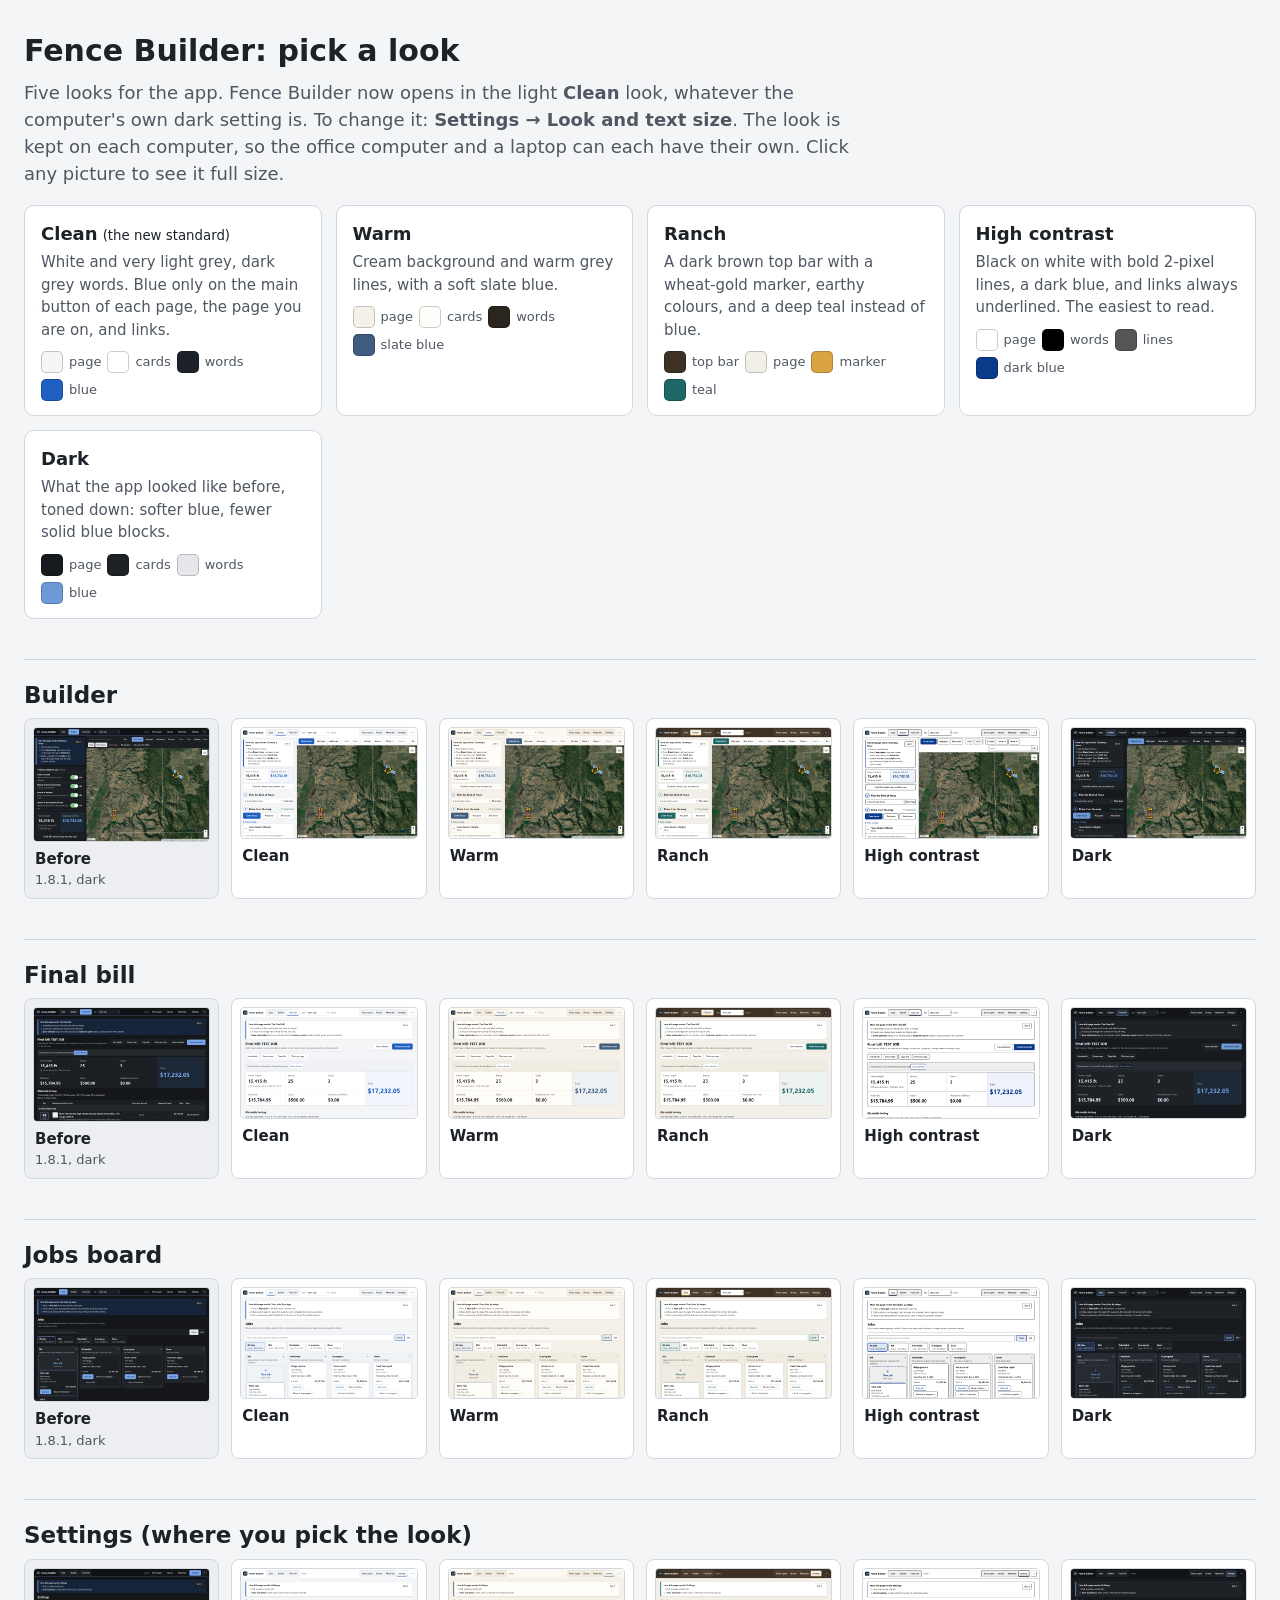
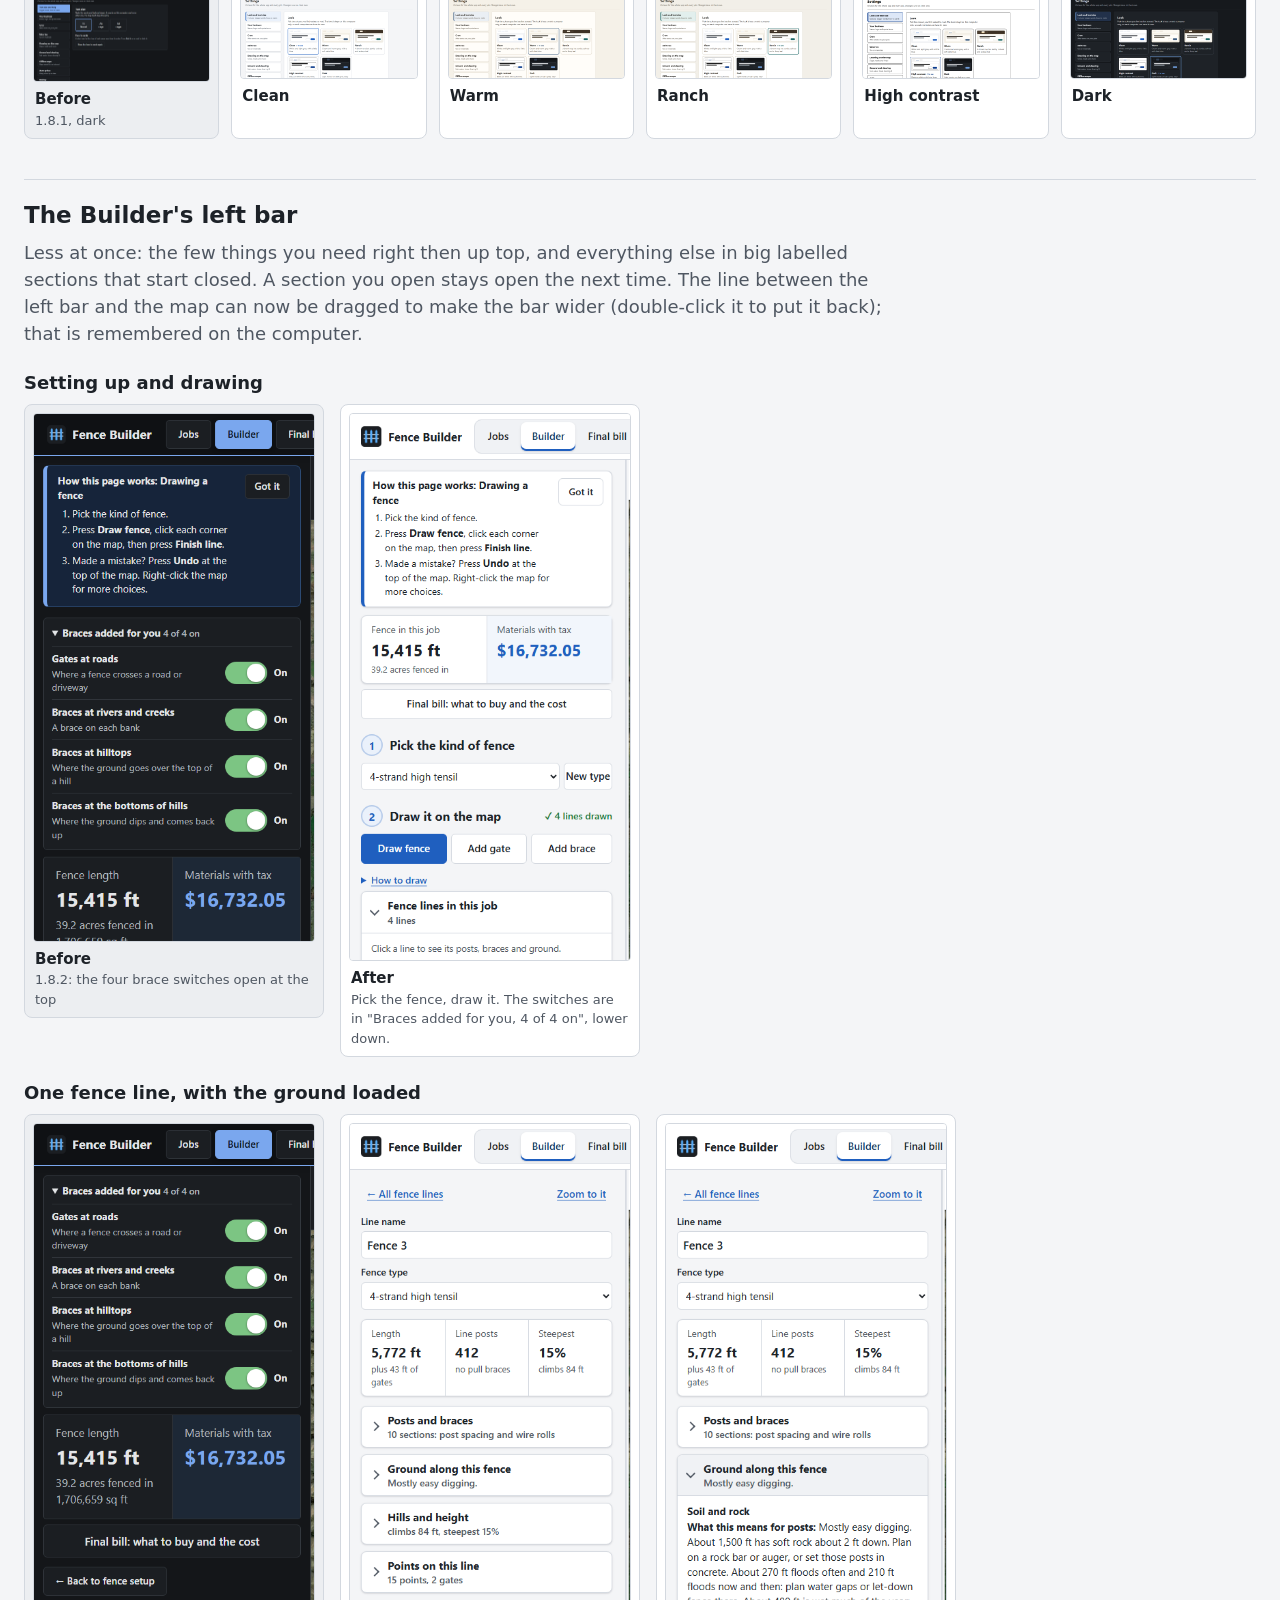
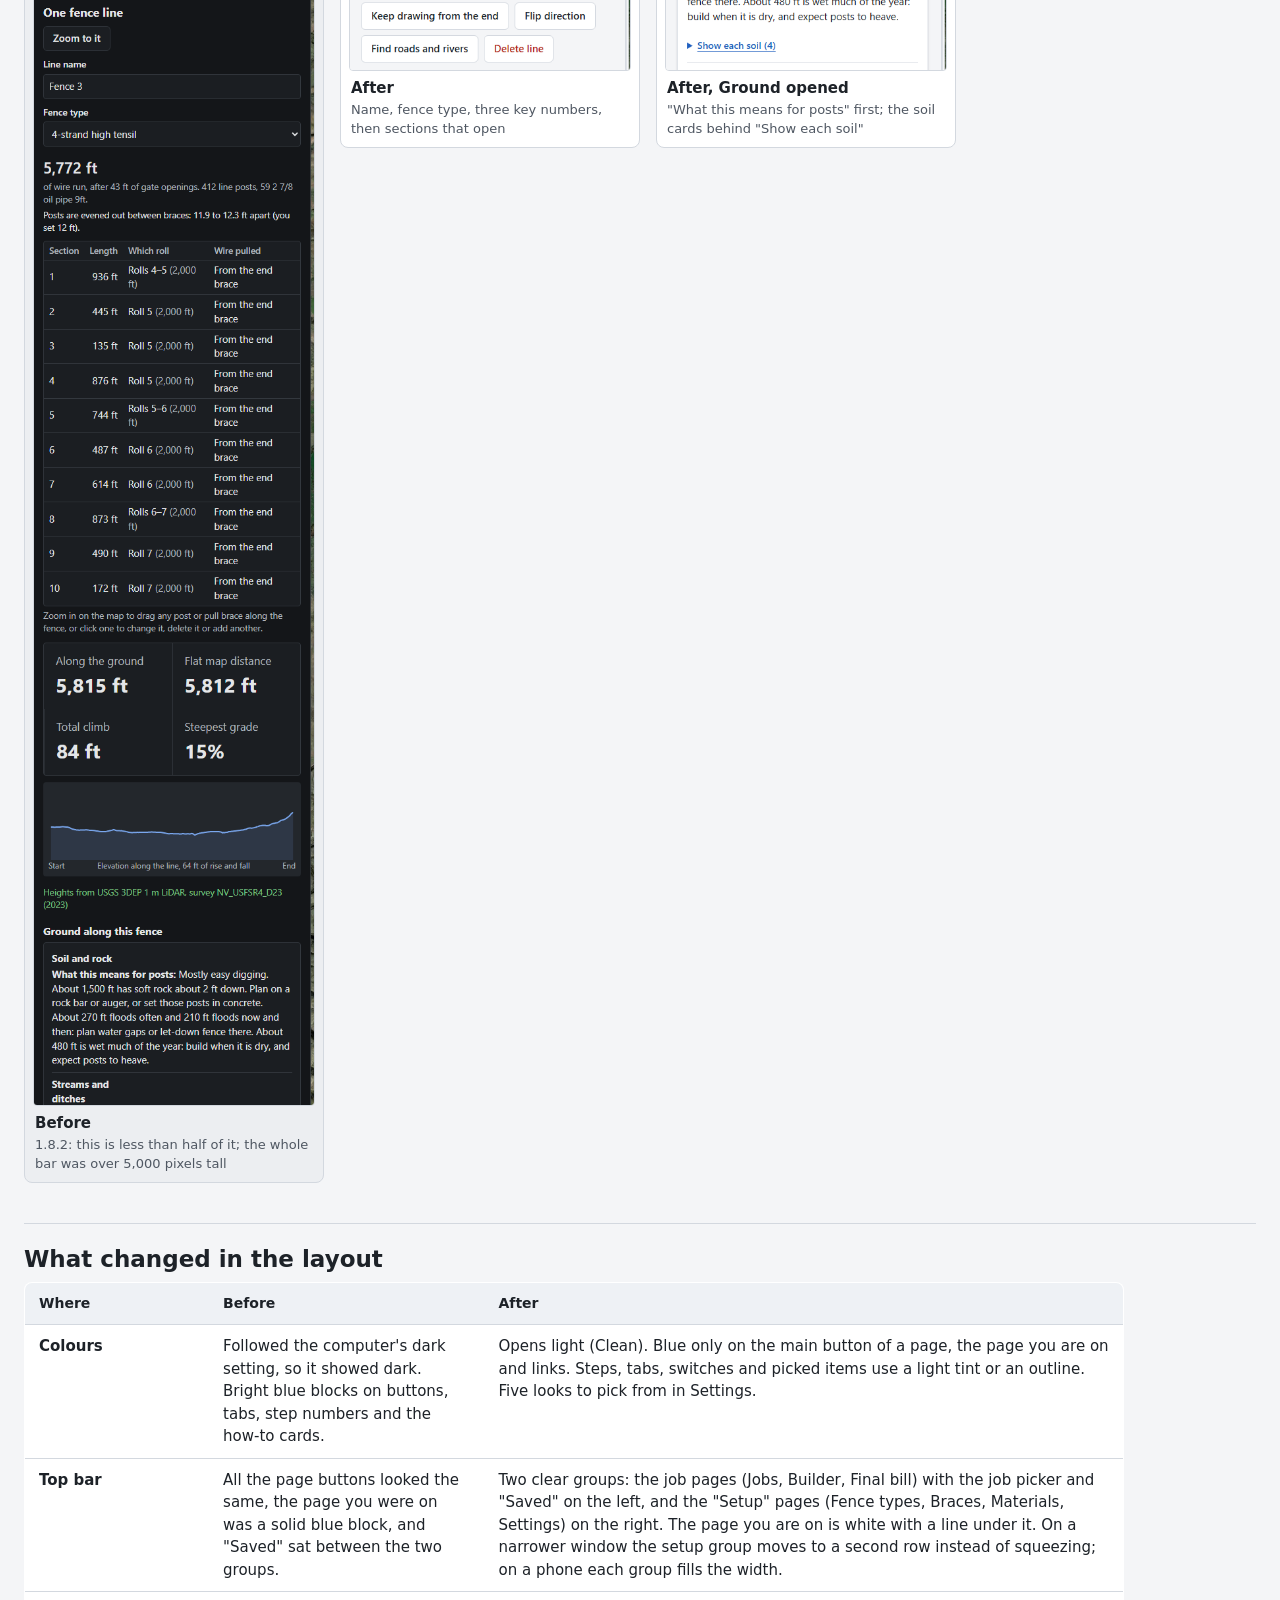
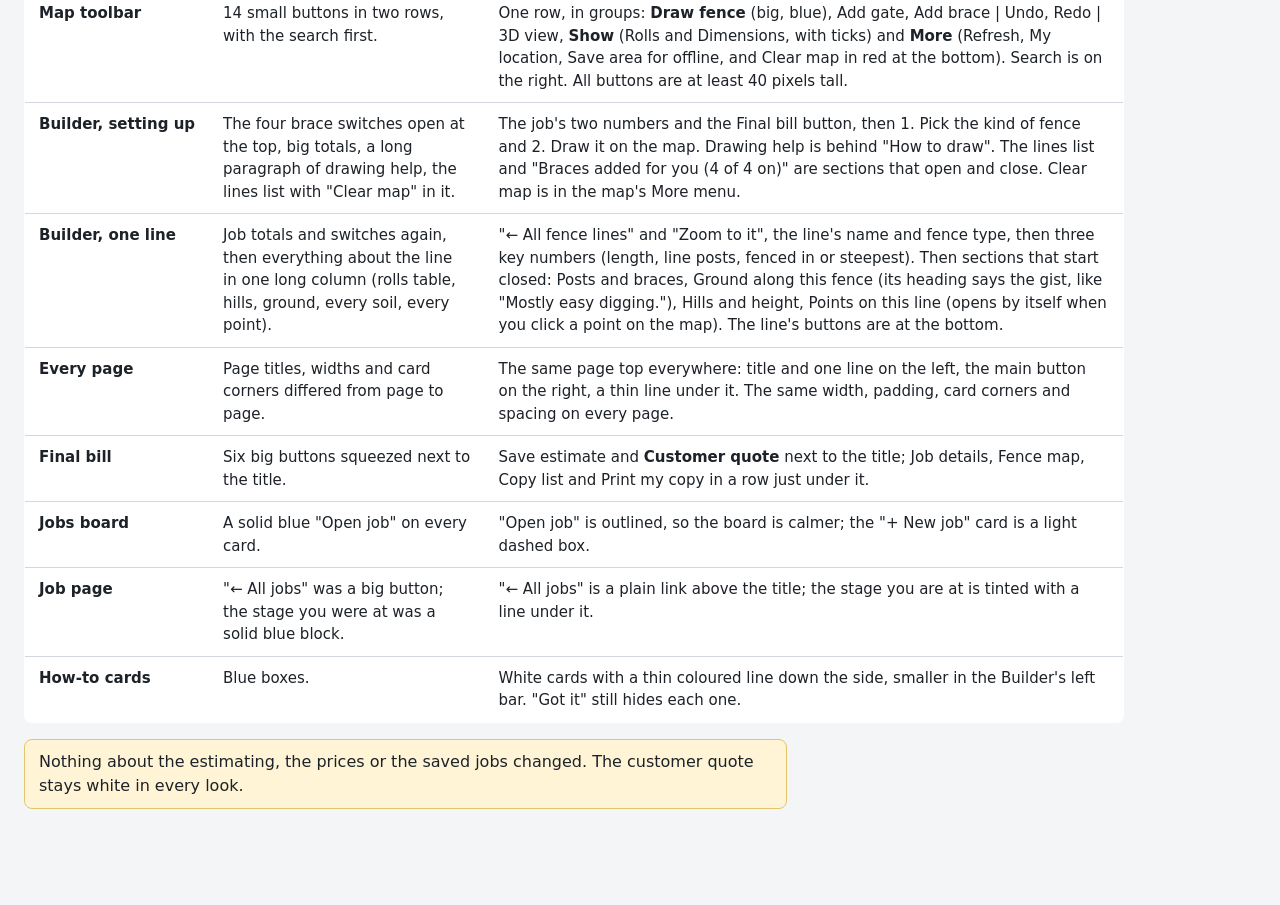
<file: docs/looks/index.html>
<!DOCTYPE html>
<html lang="en">
<head>
<meta charset="utf-8">
<meta name="viewport" content="width=device-width, initial-scale=1">
<title>Fence Builder looks</title>
<style>
  :root{--bg:#f4f5f7;--pan:#fff;--line:#d3d8df;--ink:#1d2228;--mut:#4f5762;--acc:#1f5fbf}
  *{box-sizing:border-box}
  body{margin:0;background:var(--bg);color:var(--ink);font:16px/1.5 system-ui,-apple-system,"Segoe UI",Roboto,sans-serif}
  main{max-width:1500px;margin:0 auto;padding:28px 24px 80px}
  h1{font-size:30px;margin:0 0 6px}
  h2{font-size:23px;margin:40px 0 6px;padding-top:18px;border-top:1px solid var(--line)}
  h3{font-size:18px;margin:22px 0 8px}
  p.lead{font-size:18px;max-width:75ch;margin:0 0 8px;color:var(--mut)}
  a{color:var(--acc)}
  .styles{display:grid;grid-template-columns:repeat(auto-fill,minmax(250px,1fr));gap:14px;margin:18px 0 0}
  .style{background:var(--pan);border:1px solid var(--line);border-radius:10px;padding:14px 16px}
  .style b{font-size:18px}.style p{margin:4px 0 10px;color:var(--mut);font-size:15px}
  .sw{display:flex;gap:6px;flex-wrap:wrap}.sw span{display:inline-flex;align-items:center;gap:6px;font-size:13px;color:var(--mut)}
  .sw i{display:inline-block;width:22px;height:22px;border-radius:5px;border:1px solid #0003}
  .row{display:grid;grid-template-columns:repeat(6,minmax(0,1fr));gap:12px}
  @media (max-width:1100px){.row{grid-template-columns:repeat(3,minmax(0,1fr))}}
  @media (max-width:640px){.row{grid-template-columns:repeat(2,minmax(0,1fr))}}
  figure{margin:0;background:var(--pan);border:1px solid var(--line);border-radius:8px;padding:8px}
  figure img{display:block;width:100%;height:auto;border-radius:4px;border:1px solid var(--line)}
  figcaption{font-weight:700;margin:6px 2px 0;font-size:15px}
  figcaption span{display:block;font-weight:400;color:var(--mut);font-size:13px}
  figure.before{background:#eceef1}
  .side{display:flex;gap:16px;flex-wrap:wrap;align-items:flex-start}
  .side figure{width:300px}
  .side figure.tall{width:300px}
  table{border-collapse:collapse;width:100%;max-width:1100px;background:var(--pan);border:1px solid var(--line);border-radius:8px;overflow:hidden}
  th,td{text-align:left;vertical-align:top;padding:10px 14px;border-bottom:1px solid var(--line);font-size:15px}
  th{background:#eef1f5;font-size:14px}
  td:first-child{font-weight:700;white-space:nowrap}
  .note{background:#fff5d6;border:1px solid #e3c46a;border-radius:8px;padding:10px 14px;max-width:75ch}
</style>
</head>
<body>
<main>
<h1>Fence Builder: pick a look</h1>
<p class="lead">Five looks for the app. Fence Builder now opens in the light <b>Clean</b> look, whatever the computer's own dark setting is.
To change it: <b>Settings → Look and text size</b>. The look is kept on each computer, so the office computer and a laptop can each have their own.
Click any picture to see it full size.</p>

<div class="styles">
  <div class="style"><b>Clean</b> <small>(the new standard)</small><p>White and very light grey, dark grey words. Blue only on the main button of each page, the page you are on, and links.</p>
    <div class="sw"><span><i style="background:#f4f5f7"></i>page</span><span><i style="background:#fff"></i>cards</span><span><i style="background:#1d2228"></i>words</span><span><i style="background:#1f5fbf"></i>blue</span></div></div>
  <div class="style"><b>Warm</b><p>Cream background and warm grey lines, with a soft slate blue.</p>
    <div class="sw"><span><i style="background:#f5f1e8"></i>page</span><span><i style="background:#fffdf9"></i>cards</span><span><i style="background:#2a251f"></i>words</span><span><i style="background:#3e5d80"></i>slate blue</span></div></div>
  <div class="style"><b>Ranch</b><p>A dark brown top bar with a wheat-gold marker, earthy colours, and a deep teal instead of blue.</p>
    <div class="sw"><span><i style="background:#3d3125"></i>top bar</span><span><i style="background:#f2efe8"></i>page</span><span><i style="background:#d9a441"></i>marker</span><span><i style="background:#1d6766"></i>teal</span></div></div>
  <div class="style"><b>High contrast</b><p>Black on white with bold 2-pixel lines, a dark blue, and links always underlined. The easiest to read.</p>
    <div class="sw"><span><i style="background:#fff"></i>page</span><span><i style="background:#000"></i>words</span><span><i style="background:#555"></i>lines</span><span><i style="background:#0a3a8c"></i>dark blue</span></div></div>
  <div class="style"><b>Dark</b><p>What the app looked like before, toned down: softer blue, fewer solid blue blocks.</p>
    <div class="sw"><span><i style="background:#16191d"></i>page</span><span><i style="background:#1e2227"></i>cards</span><span><i style="background:#e5e7ea"></i>words</span><span><i style="background:#6d9ad6"></i>blue</span></div></div>
</div>

<h2>Builder</h2>
<div class="row">
  <figure class="before"><a href="before-build.png"><img src="before-build.png" alt="Builder before" loading="lazy"></a><figcaption>Before<span>1.8.1, dark</span></figcaption></figure>
  <figure><a href="clean-build.png"><img src="clean-build.png" alt="Builder, Clean" loading="lazy"></a><figcaption>Clean</figcaption></figure>
  <figure><a href="warm-build.png"><img src="warm-build.png" alt="Builder, Warm" loading="lazy"></a><figcaption>Warm</figcaption></figure>
  <figure><a href="ranch-build.png"><img src="ranch-build.png" alt="Builder, Ranch" loading="lazy"></a><figcaption>Ranch</figcaption></figure>
  <figure><a href="contrast-build.png"><img src="contrast-build.png" alt="Builder, High contrast" loading="lazy"></a><figcaption>High contrast</figcaption></figure>
  <figure><a href="dark-build.png"><img src="dark-build.png" alt="Builder, Dark" loading="lazy"></a><figcaption>Dark</figcaption></figure>
</div>

<h2>Final bill</h2>
<div class="row">
  <figure class="before"><a href="before-est.png"><img src="before-est.png" alt="Final bill before" loading="lazy"></a><figcaption>Before<span>1.8.1, dark</span></figcaption></figure>
  <figure><a href="clean-est.png"><img src="clean-est.png" alt="Final bill, Clean" loading="lazy"></a><figcaption>Clean</figcaption></figure>
  <figure><a href="warm-est.png"><img src="warm-est.png" alt="Final bill, Warm" loading="lazy"></a><figcaption>Warm</figcaption></figure>
  <figure><a href="ranch-est.png"><img src="ranch-est.png" alt="Final bill, Ranch" loading="lazy"></a><figcaption>Ranch</figcaption></figure>
  <figure><a href="contrast-est.png"><img src="contrast-est.png" alt="Final bill, High contrast" loading="lazy"></a><figcaption>High contrast</figcaption></figure>
  <figure><a href="dark-est.png"><img src="dark-est.png" alt="Final bill, Dark" loading="lazy"></a><figcaption>Dark</figcaption></figure>
</div>

<h2>Jobs board</h2>
<div class="row">
  <figure class="before"><a href="before-jobs.png"><img src="before-jobs.png" alt="Jobs before" loading="lazy"></a><figcaption>Before<span>1.8.1, dark</span></figcaption></figure>
  <figure><a href="clean-jobs.png"><img src="clean-jobs.png" alt="Jobs, Clean" loading="lazy"></a><figcaption>Clean</figcaption></figure>
  <figure><a href="warm-jobs.png"><img src="warm-jobs.png" alt="Jobs, Warm" loading="lazy"></a><figcaption>Warm</figcaption></figure>
  <figure><a href="ranch-jobs.png"><img src="ranch-jobs.png" alt="Jobs, Ranch" loading="lazy"></a><figcaption>Ranch</figcaption></figure>
  <figure><a href="contrast-jobs.png"><img src="contrast-jobs.png" alt="Jobs, High contrast" loading="lazy"></a><figcaption>High contrast</figcaption></figure>
  <figure><a href="dark-jobs.png"><img src="dark-jobs.png" alt="Jobs, Dark" loading="lazy"></a><figcaption>Dark</figcaption></figure>
</div>

<h2>Settings (where you pick the look)</h2>
<div class="row">
  <figure class="before"><a href="before-settings.png"><img src="before-settings.png" alt="Settings before" loading="lazy"></a><figcaption>Before<span>1.8.1, dark</span></figcaption></figure>
  <figure><a href="clean-settings.png"><img src="clean-settings.png" alt="Settings, Clean" loading="lazy"></a><figcaption>Clean</figcaption></figure>
  <figure><a href="warm-settings.png"><img src="warm-settings.png" alt="Settings, Warm" loading="lazy"></a><figcaption>Warm</figcaption></figure>
  <figure><a href="ranch-settings.png"><img src="ranch-settings.png" alt="Settings, Ranch" loading="lazy"></a><figcaption>Ranch</figcaption></figure>
  <figure><a href="contrast-settings.png"><img src="contrast-settings.png" alt="Settings, High contrast" loading="lazy"></a><figcaption>High contrast</figcaption></figure>
  <figure><a href="dark-settings.png"><img src="dark-settings.png" alt="Settings, Dark" loading="lazy"></a><figcaption>Dark</figcaption></figure>
</div>

<h2>The Builder's left bar</h2>
<p class="lead">Less at once: the few things you need right then up top, and everything else in big labelled sections that start closed.
A section you open stays open the next time. The line between the left bar and the map can now be dragged to make the bar wider
(double-click it to put it back); that is remembered on the computer.</p>
<h3>Setting up and drawing</h3>
<div class="side">
  <figure class="before"><a href="side-before-setup.png"><img src="side-before-setup.png" alt="Left bar before, setting up" loading="lazy"></a><figcaption>Before<span>1.8.2: the four brace switches open at the top</span></figcaption></figure>
  <figure><a href="side-after-setup.png"><img src="side-after-setup.png" alt="Left bar after, setting up" loading="lazy"></a><figcaption>After<span>Pick the fence, draw it. The switches are in "Braces added for you, 4 of 4 on", lower down.</span></figcaption></figure>
</div>
<h3>One fence line, with the ground loaded</h3>
<div class="side">
  <figure class="before tall"><a href="side-before-line.png"><img src="side-before-line.png" alt="A fence line's left bar before" loading="lazy"></a><figcaption>Before<span>1.8.2: this is less than half of it; the whole bar was over 5,000 pixels tall</span></figcaption></figure>
  <figure><a href="side-after-line.png"><img src="side-after-line.png" alt="A fence line's left bar after" loading="lazy"></a><figcaption>After<span>Name, fence type, three key numbers, then sections that open</span></figcaption></figure>
  <figure><a href="side-after-ground.png"><img src="side-after-ground.png" alt="The ground section open" loading="lazy"></a><figcaption>After, Ground opened<span>"What this means for posts" first; the soil cards behind "Show each soil"</span></figcaption></figure>
</div>

<h2>What changed in the layout</h2>
<table>
  <tr><th>Where</th><th>Before</th><th>After</th></tr>
  <tr><td>Colours</td><td>Followed the computer's dark setting, so it showed dark. Bright blue blocks on buttons, tabs, step numbers and the how-to cards.</td><td>Opens light (Clean). Blue only on the main button of a page, the page you are on and links. Steps, tabs, switches and picked items use a light tint or an outline. Five looks to pick from in Settings.</td></tr>
  <tr><td>Top bar</td><td>All the page buttons looked the same, the page you were on was a solid blue block, and "Saved" sat between the two groups.</td><td>Two clear groups: the job pages (Jobs, Builder, Final bill) with the job picker and "Saved" on the left, and the "Setup" pages (Fence types, Braces, Materials, Settings) on the right. The page you are on is white with a line under it. On a narrower window the setup group moves to a second row instead of squeezing; on a phone each group fills the width.</td></tr>
  <tr><td>Map toolbar</td><td>14 small buttons in two rows, with the search first.</td><td>One row, in groups: <b>Draw fence</b> (big, blue), Add gate, Add brace | Undo, Redo | 3D view, <b>Show</b> (Rolls and Dimensions, with ticks) and <b>More</b> (Refresh, My location, Save area for offline, and Clear map in red at the bottom). Search is on the right. All buttons are at least 40 pixels tall.</td></tr>
  <tr><td>Builder, setting up</td><td>The four brace switches open at the top, big totals, a long paragraph of drawing help, the lines list with "Clear map" in it.</td><td>The job's two numbers and the Final bill button, then 1. Pick the kind of fence and 2. Draw it on the map. Drawing help is behind "How to draw". The lines list and "Braces added for you (4 of 4 on)" are sections that open and close. Clear map is in the map's More menu.</td></tr>
  <tr><td>Builder, one line</td><td>Job totals and switches again, then everything about the line in one long column (rolls table, hills, ground, every soil, every point).</td><td>"← All fence lines" and "Zoom to it", the line's name and fence type, then three key numbers (length, line posts, fenced in or steepest). Then sections that start closed: Posts and braces, Ground along this fence (its heading says the gist, like "Mostly easy digging."), Hills and height, Points on this line (opens by itself when you click a point on the map). The line's buttons are at the bottom.</td></tr>
  <tr><td>Every page</td><td>Page titles, widths and card corners differed from page to page.</td><td>The same page top everywhere: title and one line on the left, the main button on the right, a thin line under it. The same width, padding, card corners and spacing on every page.</td></tr>
  <tr><td>Final bill</td><td>Six big buttons squeezed next to the title.</td><td>Save estimate and <b>Customer quote</b> next to the title; Job details, Fence map, Copy list and Print my copy in a row just under it.</td></tr>
  <tr><td>Jobs board</td><td>A solid blue "Open job" on every card.</td><td>"Open job" is outlined, so the board is calmer; the "+ New job" card is a light dashed box.</td></tr>
  <tr><td>Job page</td><td>"← All jobs" was a big button; the stage you were at was a solid blue block.</td><td>"← All jobs" is a plain link above the title; the stage you are at is tinted with a line under it.</td></tr>
  <tr><td>How-to cards</td><td>Blue boxes.</td><td>White cards with a thin coloured line down the side, smaller in the Builder's left bar. "Got it" still hides each one.</td></tr>
</table>
<p class="note">Nothing about the estimating, the prices or the saved jobs changed. The customer quote stays white in every look.</p>
</main>
</body>
</html>
</file>
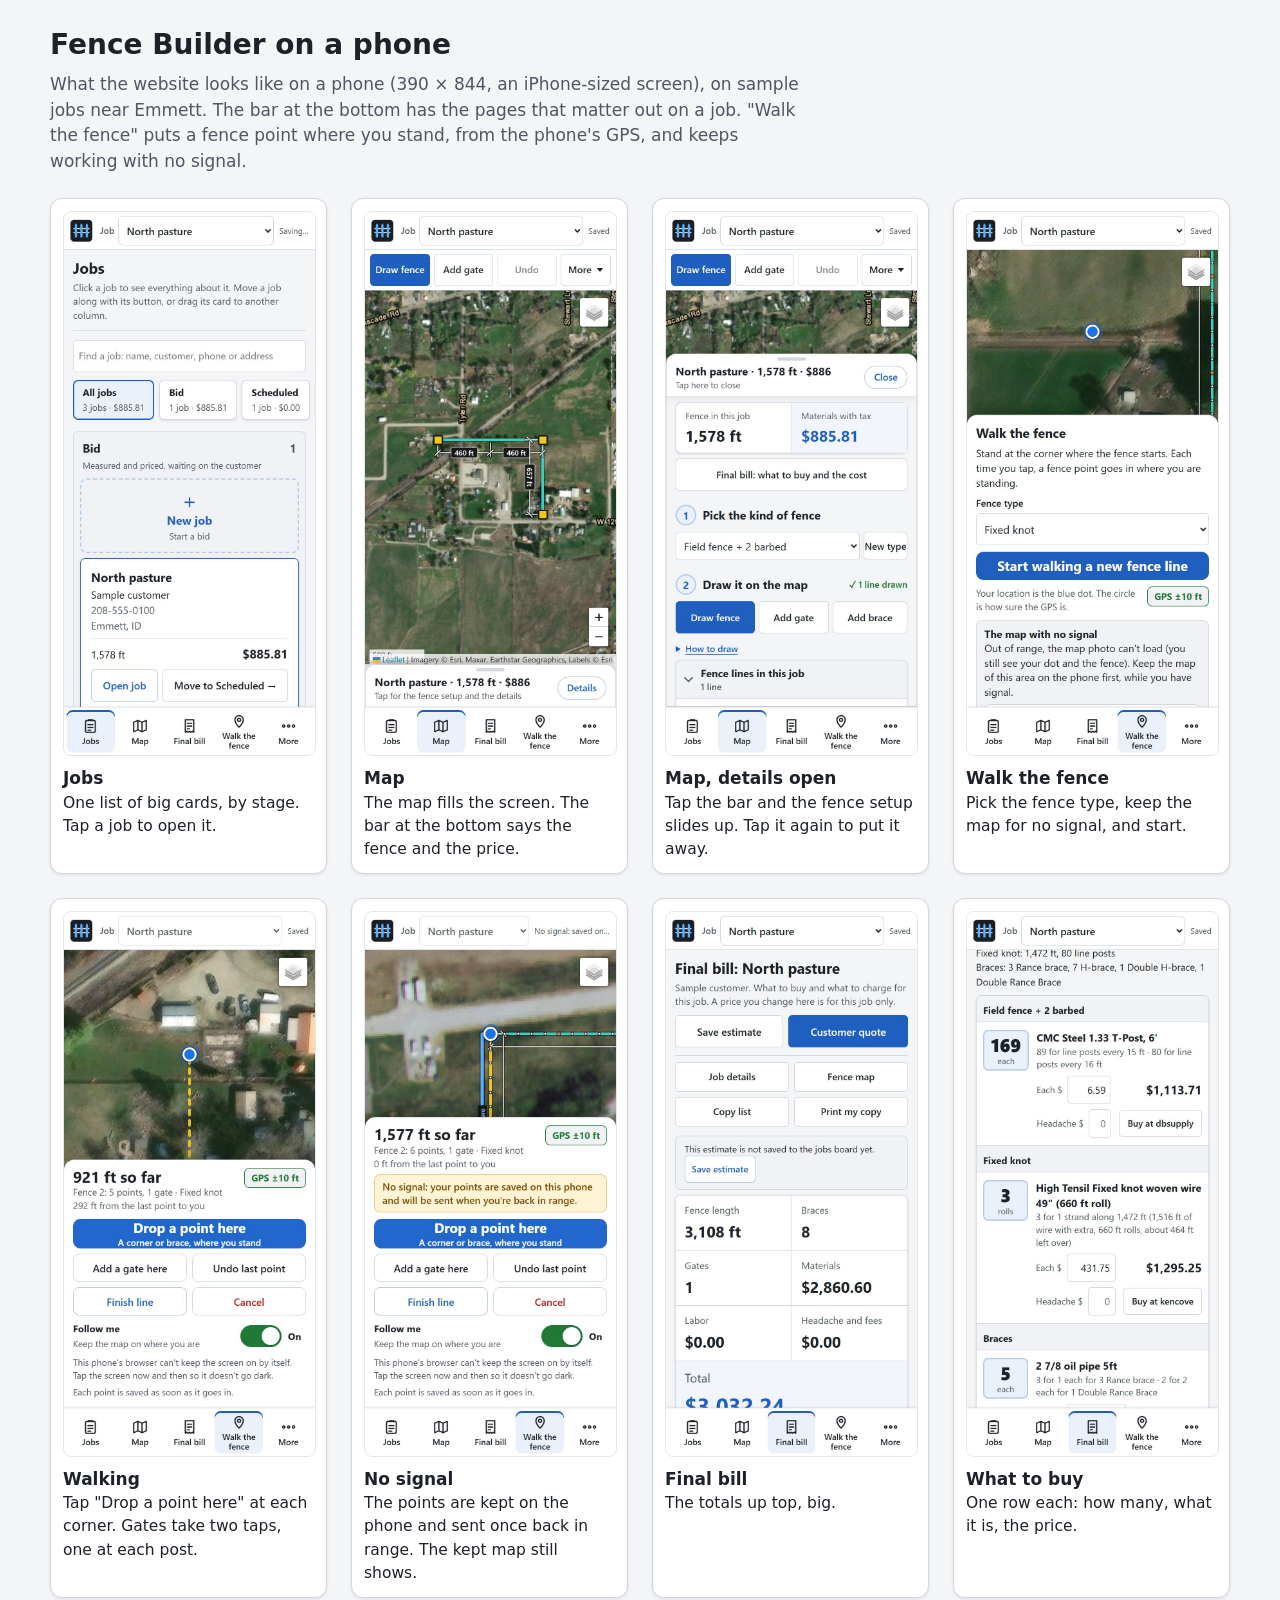
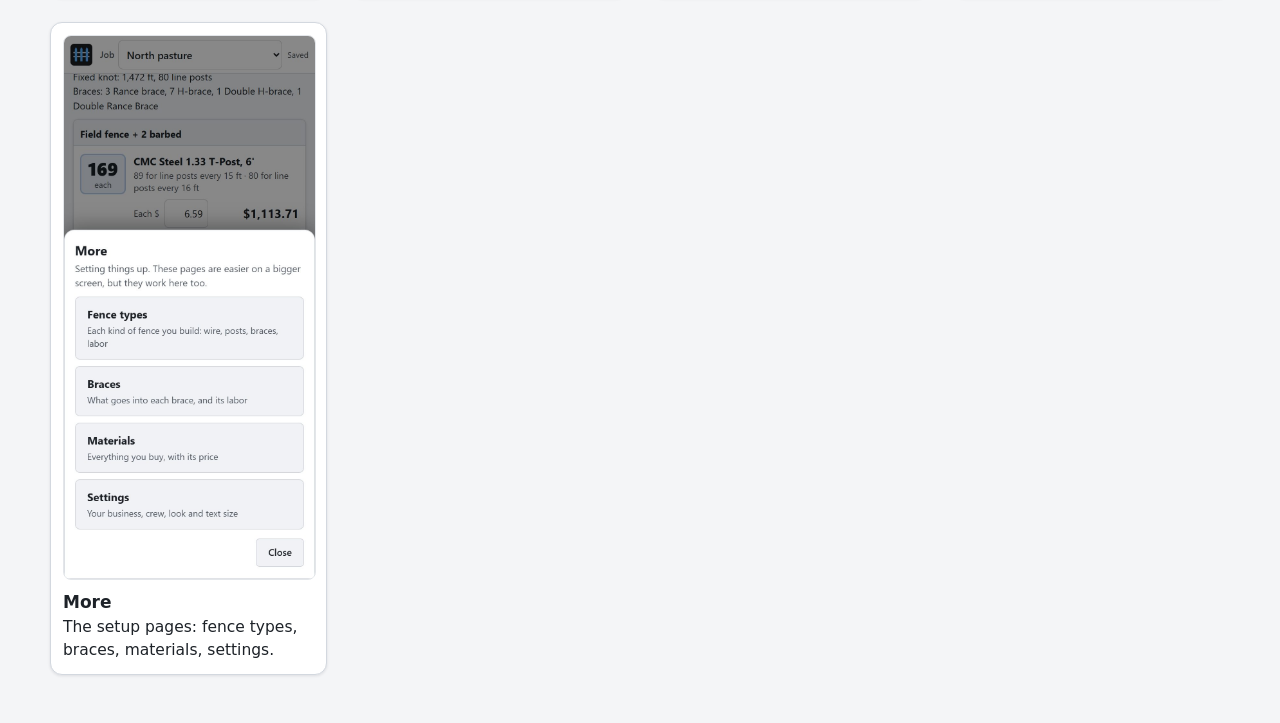
<file: docs/phone/index.html>
<!DOCTYPE html>
<html lang="en">
<head>
<meta charset="utf-8">
<meta name="viewport" content="width=device-width, initial-scale=1">
<title>Fence Builder on a phone</title>
<style>
  body{margin:0;background:#f4f5f7;color:#1d2228;font:17px/1.5 system-ui,-apple-system,"Segoe UI",Roboto,sans-serif}
  main{max-width:1180px;margin:0 auto;padding:24px 16px 48px}
  h1{font-size:28px;margin:0 0 6px}
  p.lead{margin:0 0 24px;max-width:70ch;color:#4f5762}
  .grid{display:grid;grid-template-columns:repeat(auto-fill,minmax(250px,1fr));gap:24px}
  figure{margin:0;background:#fff;border:1px solid #d3d8df;border-radius:12px;padding:12px;box-shadow:0 1px 3px #1018281a}
  figure img{display:block;width:100%;height:auto;border-radius:8px;border:1px solid #e3e6ea}
  figcaption{margin-top:10px;font-size:15.5px}
  figcaption b{display:block;font-size:17px}
</style>
</head>
<body>
<main>
  <h1>Fence Builder on a phone</h1>
  <p class="lead">What the website looks like on a phone (390 × 844, an iPhone-sized screen), on sample jobs near Emmett.
  The bar at the bottom has the pages that matter out on a job. "Walk the fence" puts a fence point where you stand,
  from the phone's GPS, and keeps working with no signal.</p>
  <div class="grid">
    <figure><img src="1-jobs.jpg" alt="The Jobs page on a phone"><figcaption><b>Jobs</b>One list of big cards, by stage. Tap a job to open it.</figcaption></figure>
    <figure><img src="2-map.jpg" alt="The map on a phone"><figcaption><b>Map</b>The map fills the screen. The bar at the bottom says the fence and the price.</figcaption></figure>
    <figure><img src="3-map-panel.jpg" alt="The map with its panel slid up"><figcaption><b>Map, details open</b>Tap the bar and the fence setup slides up. Tap it again to put it away.</figcaption></figure>
    <figure><img src="4-walk-start.jpg" alt="Walk the fence, before starting"><figcaption><b>Walk the fence</b>Pick the fence type, keep the map for no signal, and start.</figcaption></figure>
    <figure><img src="5-walking.jpg" alt="Walking a fence line"><figcaption><b>Walking</b>Tap "Drop a point here" at each corner. Gates take two taps, one at each post.</figcaption></figure>
    <figure><img src="6-walking-no-signal.jpg" alt="Walking with no signal"><figcaption><b>No signal</b>The points are kept on the phone and sent once back in range. The kept map still shows.</figcaption></figure>
    <figure><img src="7-final-bill.jpg" alt="The Final bill on a phone"><figcaption><b>Final bill</b>The totals up top, big.</figcaption></figure>
    <figure><img src="8-final-bill-materials.jpg" alt="The list of materials on a phone"><figcaption><b>What to buy</b>One row each: how many, what it is, the price.</figcaption></figure>
    <figure><img src="9-more.jpg" alt="The More menu"><figcaption><b>More</b>The setup pages: fence types, braces, materials, settings.</figcaption></figure>
  </div>
</main>
</body>
</html>
</file>
